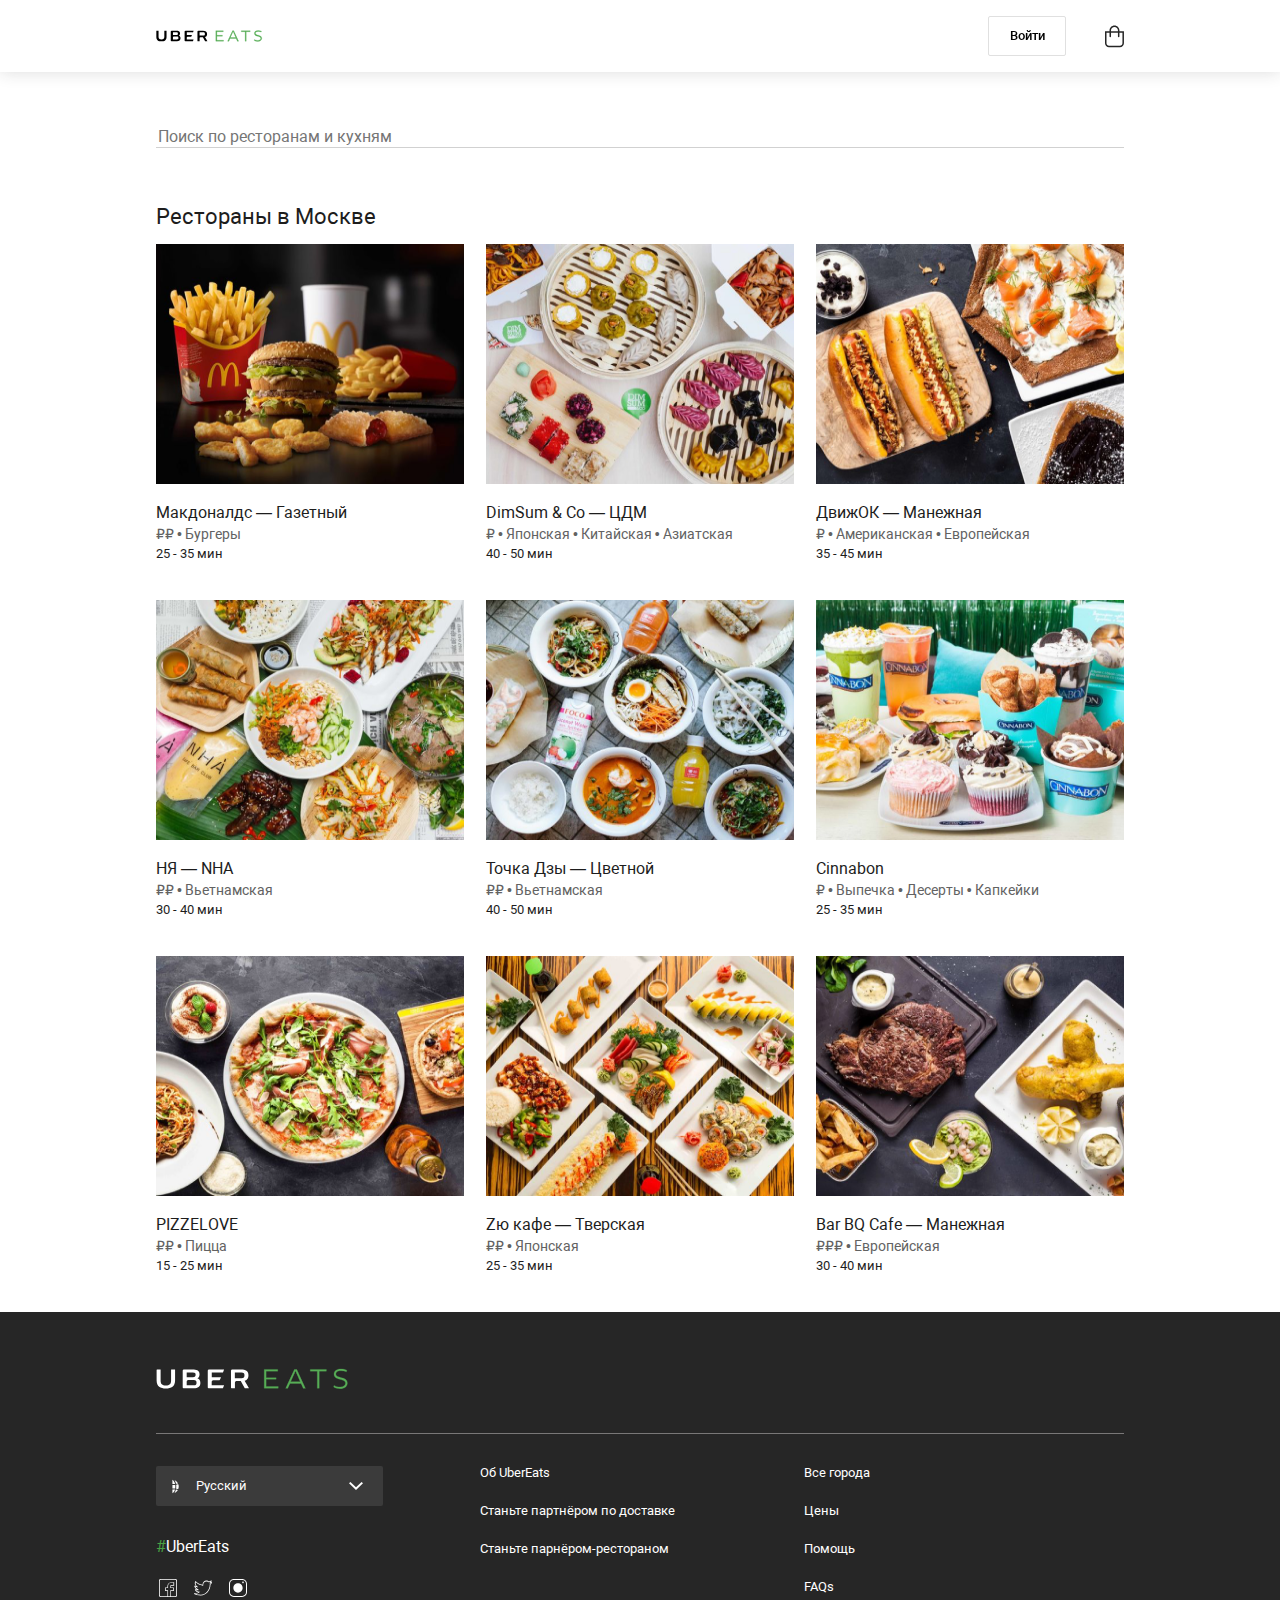
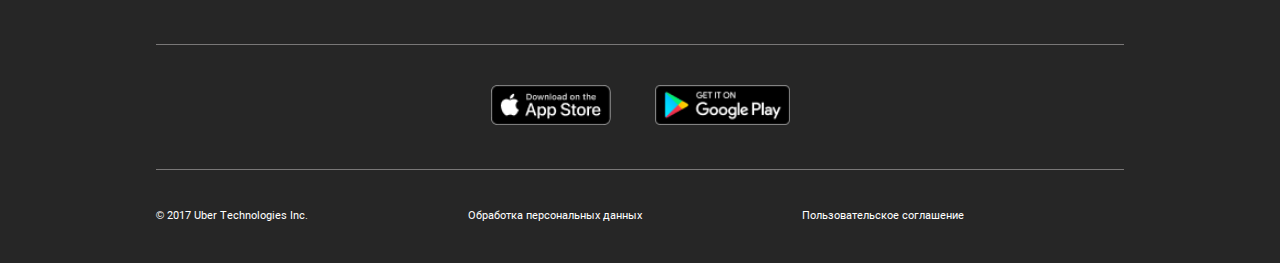
<file: index.html>
<!DOCTYPE html>
<html lang="ru">
    <head>
        <meta charset="UTF-8">
        <meta http-equiv="X-UA-Compatible" content="IE=edge">
        <meta name="viewport" content="width=device-width, initial-scale=1.0">
        <title>Uber Eats</title>
        <link rel="stylesheet" href="styles/normalize.css">
        <link rel="stylesheet" href="styles/index.css">
        <link rel="stylesheet" href="styles/media.css">
    </head>
    <body>
        <header class="header">
            <div class="container header_container">
                <img src="image/svg/logo.svg" alt="UBEREATS" class="header_logo">
                <div class="header_block">
                    <button class="header_button">Войти</button>
                    <img src="image/svg/basket.svg" alt="*" class="header_im">
                </div>
            </div>
        </header>
        <main id="up">
            <section class="product">
                <div class="container">
                    <form class="product_form">
                        <label class="form_label">
                            <input type="text" class="form_input" placeholder="Поиск по ресторанам и кухням">
                            <div class="form_line"></div>
                        </label>
                    </form>
                    <h2 class="product_heading">Рестораны в Москве</h2>
                    <div class="restaurants_block">
                        <div class="restaurant">
                            <img src="image/mac.png" alt="mac" class="restaurant_im">
                            <a href="index2.html"><h3 class="restaurant_heading">Макдоналдс — Газетный</h3></a>
                            <p class="restaurant_assortment">₽₽ • Бургеры</p>
                            <p class="restaurant_time">25 - 35 мин</p>
                        </div>
                        <div class="restaurant">
                            <img src="image/dimsum.png" alt="dimsum" class="restaurant_im">
                            <a href="index2.html"><h3 class="restaurant_heading">DimSum & Co — ЦДМ</h3></a>
                            <p class="restaurant_assortment">₽ • Японская • Китайская • Азиатская</p>
                            <p class="restaurant_time">40 - 50 мин</p>
                        </div>
                        <div class="restaurant">
                            <img src="image/dvijok.png" alt="dvijok" class="restaurant_im">
                            <a href="index2.html"><h3 class="restaurant_heading">ДвижОК — Манежная</h3></a>
                            <p class="restaurant_assortment">₽ • Американская • Европейская</p>
                            <p class="restaurant_time">35 - 45 мин</p>
                        </div>
                        <div class="restaurant">
                            <img src="image/NY.png" alt="NY" class="restaurant_im">
                            <a href="index2.html"><h3 class="restaurant_heading">НЯ — NHA</h3></a>
                            <p class="restaurant_assortment">₽₽ • Вьетнамская</p>
                            <p class="restaurant_time">30 - 40 мин</p>
                        </div>
                        <div class="restaurant">
                            <img src="image/dzi.png" alt="dzi" class="restaurant_im">
                            <a href="index2.html"><h3 class="restaurant_heading">Точка Дзы — Цветной</h3></a>
                            <p class="restaurant_assortment">₽₽ • Вьетнамская</p>
                            <p class="restaurant_time">40 - 50 мин</p>
                        </div>
                        <div class="restaurant">
                            <img src="image/cinabon.png" alt="cinabon" class="restaurant_im">
                            <a href="index2.html"><h3 class="restaurant_heading">Cinnabon</h3></a>
                            <p class="restaurant_assortment">₽ • Выпечка • Десерты • Капкейки</p>
                            <p class="restaurant_time">25 - 35 мин</p>
                        </div>
                        <div class="restaurant">
                            <img src="image/pizzel.png" alt="pizzel" class="restaurant_im">
                            <a href="index2.html"><h3 class="restaurant_heading">PIZZELOVE</h3></a>
                            <p class="restaurant_assortment">₽₽ • Пицца</p>
                            <p class="restaurant_time">15 - 25 мин</p>
                        </div>
                        <div class="restaurant">
                            <img src="image/zu.png" alt="zu" class="restaurant_im">
                            <a href="index2.html"><h3 class="restaurant_heading">Zю кафе — Тверская</h3></a>
                            <p class="restaurant_assortment">₽₽ • Японская</p>
                            <p class="restaurant_time">25 - 35 мин</p>
                        </div>
                        <div class="restaurant">
                            <img src="image/barbq.png" alt="barbq" class="restaurant_im">
                            <a href="index2.html"><h3 class="restaurant_heading">Bar BQ Cafe — Манежная</h3></a>
                            <p class="restaurant_assortment">₽₽₽ • Европейская</p>
                            <p class="restaurant_time">30 - 40 мин</p>
                        </div>
                    </div>
                </div>
            </section>
        </main>
        <footer class="footer">
            <div class="container">
                <img src="image/svg/logow.svg" alt="UBEREATS" class="logow">
                <div class="footer_line"></div>
                <div class="footer_nav">
                    <div class="footer_nav_1">
                        <button class="footer_button">
                            <div class="button_text">
                                <img src="image/svg/share.svg" alt="*" class="button_text_im">
                                <p class="button_text_t">Русский</p>
                            </div>
                            <img src="image/svg/shape.svg" alt="*" class="button_im">
                        </button>
                        <div class="footer_hash">
                            <p class="footer_nav_hash">#</p>
                            <p class="footer_nav_hash_text">UberEats</p>
                        </div>
                        <div class="footer_social">
                            <a href=""><img src="image/svg/facebook.svg" alt="f" class="footer_social_im"></a>
                            <a href=""><img src="image/svg/twitter.svg" alt="t" class="footer_social_im"></a>
                            <a href=""><img src="image/svg/instagram.svg" alt="i" class="footer_social_im"></a>
                        </div>
                    </div>
                    <div class="footer_nav_2">
                        <a href="" class="footer_nav_text">Об UberEats</a>
                        <a href="" class="footer_nav_text">Станьте партнёром по доставке</a>
                        <a href="" class="footer_nav_text">Станьте парнёром-рестораном</a>
                    </div>
                    <div class="footer_nav_3">
                        <a href="" class="footer_nav_text">Все города</a>
                        <a href="" class="footer_nav_text">Цены</a>
                        <a href="" class="footer_nav_text">Помощь</a>
                        <a href="" class="footer_nav_text">FAQs</a>
                    </div>
                </div>
                <div class="footer_line"></div>
                <div class="footer_app">
                    <a href=""><img src="image/appstore.png" alt="appstore" class="footer_app_im_1"></a>
                    <a href=""><img src="image/googleplay.png" alt="googleplay" class="footer_app_im_2"></a>
                </div>
                <div class="footer_line"></div>
                <div class="footer_down">
                    <p class="footer_down_text">© 2017 Uber Technologies Inc.</p>
                    <p class="footer_down_text">Обработка персональных данных</p>
                    <p class="footer_down_text">Пользовательское соглашение</p>
                </div>
            </div>
        </footer>
        <!-- <div class="arrow_up">
            <a href="#up">
                <div class="arrow_block">
                    <img src="image/svg/arrow.svg" alt="^" class="arrow">
                </div>
            </a>
        </div> -->
    </body>
</html>
</file>
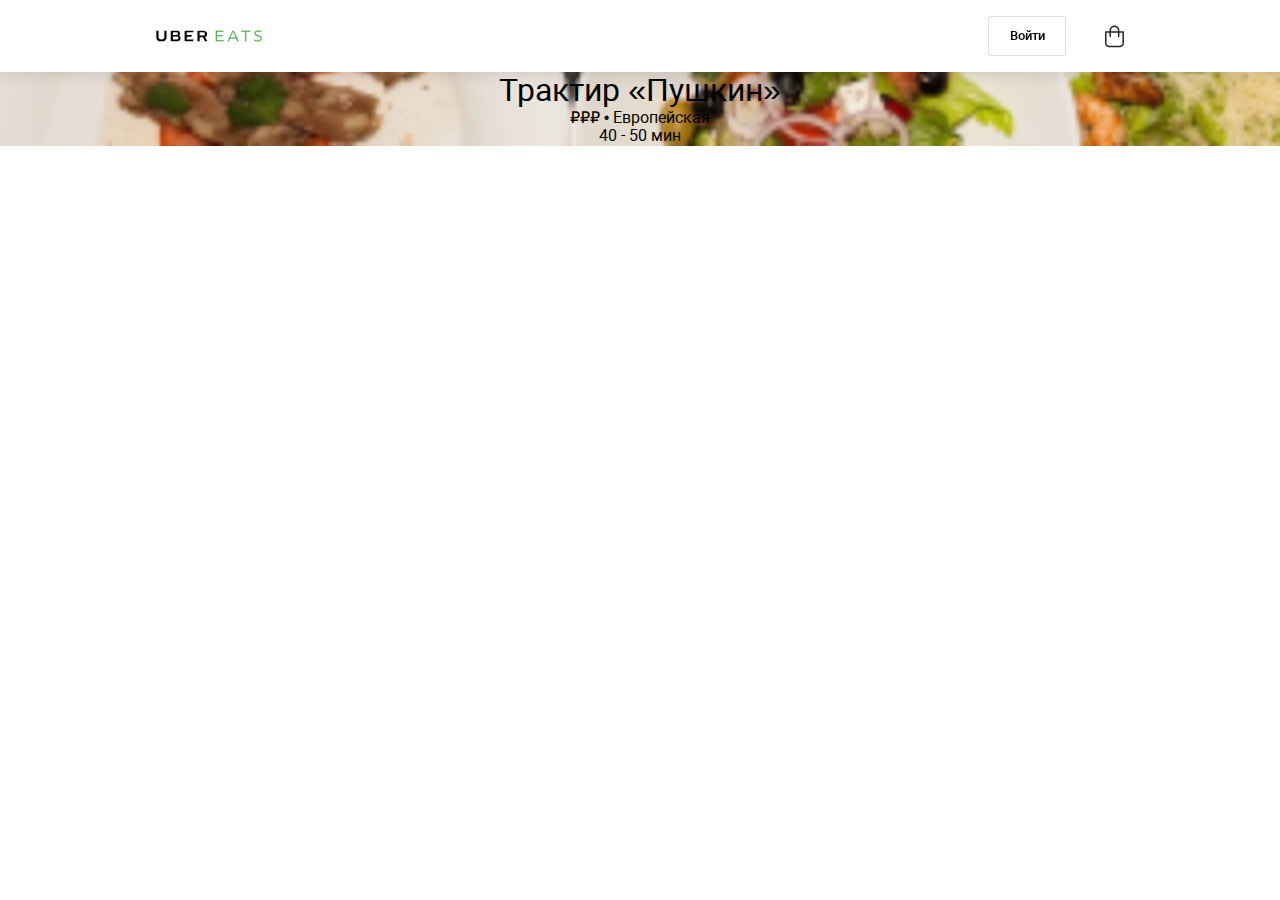
<file: index2.html>
<!DOCTYPE html>
<html lang="ru">
    <head>
        <meta charset="UTF-8">
        <meta http-equiv="X-UA-Compatible" content="IE=edge">
        <meta name="viewport" content="width=device-width, initial-scale=1.0">
        <title>Uber Eats</title>
        <link rel="stylesheet" href="styles/normalize.css">
        <link rel="stylesheet" href="styles/index.css">
        <link rel="stylesheet" href="styles/media.css">
    </head>
    <body>
        <header class="header">
            <div class="container header_container">
                <img src="image/svg/logo.svg" alt="UBEREATS" class="header_logo">
                <div class="header_block">
                    <button class="header_button">Войти</button>
                    <img src="image/svg/basket.svg" alt="*" class="header_im">
                </div>
            </div>
        </header>
        <main>
            <section class="banner">
                <div class="container">
                    <div class="banner_header">
                        <h1 class="banner_heading">Трактир «Пушкин»</h1>
                        <p class="banner_assortment">₽₽₽ • Европейская</p>
                        <p class="banner_timer">40 - 50 мин</p>
                    </div>
                </div>
            </section>
        </main>
    </body>
</html>
</file>
<file: styles/index.css>
@font-face {
    font-family: 'Roboto';
    src: local('Roboto'), local('Roboto-Regular'), url('../fonts/Roboto.woff2') format('woff2'), url('../fonts/Roboto.woff') format('woff'), url('../fonts/Roboto.ttf') format('truetype');
    font-weight: 400;
    font-style: normal;
}
@font-face {
    font-family: 'Roboto';
    src: local('Roboto Medium'), local('Roboto-Medium'), url('../fonts/Robotomedium.woff2') format('woff2'), url('../fonts/Robotomedium.woff') format('woff'), url('../fonts/Robotomedium.ttf') format('truetype');
    font-weight: 500;
    font-style: normal;
}
html {
    box-sizing: border-box;
}
*, *::after, *::before {
    box-sizing: inherit;
}
body {
    min-width: 320px;
    font-family: 'Roboto', sans-serif;
    font-size: 16px;
    font-weight: 400;
}
button {
    padding: 0;
    cursor: pointer;
    background-color: transparent;
    border: none;
}
a {
    text-decoration: none;
    color: inherit;
}
ul {
    padding: 0;
    list-style: none;
    margin: 0;
}
h1, h2, h3, p {
    font-weight: 400;
    margin: 0;
}
.container {
    max-width: 1130px;
    margin: 0 auto;
    padding: 0 4px 0 8px;
}

/* header start */

.header {
    position: fixed;
    width: 100%;
    background: #FFFFFF;
    box-shadow: 0px 0px 16px rgba(38, 38, 38, 0.16);
}
.header_container {
    display: flex;
    flex-wrap: wrap;
    justify-content: space-between;
}
.header_block {
    display: flex;
}
.header_im {
    display: none;
}
.header_button {
    width: 78px;
    height: 40px;
    border: 1px solid #E0E0E0;
    border-radius: 2px;
    font-weight: 500;
    font-size: 13px;
    margin: 16px 12px 16px 0;
}

/* header end */

/* product start */

.product {
    padding-top: 127px;
}
.form_input {
    width: 100%;
    border: none;
}
.form_line {
    height: 1px;
    background-color: #d1d1d1;
}
.product_form {
    padding-bottom: 56px;
}
.product_heading {
    font-size: 22px;
    color: #1D1D1D;
    padding-bottom: 14px;
}

/* restaurants start */

.restaurants_block {
    display: flex;
    flex-wrap: wrap;
    justify-content: space-between;
}
.restaurant {
    margin: 0 auto;
    height: 356px;
}
.restaurant_im {
    width: 308px;
    height: 246px;
    padding-bottom: 16px;
}
.restaurant_heading {
    padding-bottom: 4px;
    font-size: 16px;
    color: #1D1D1D;
}
.restaurant_assortment {
    padding-bottom: 4px;
    font-size: 14px;
    color: #626262;
}
.restaurant_time {
    font-size: 13px;
    color: #1D1D1D;
}

/* restaurants end */

/* product end */

/* footer start */

.footer {
    background-color: #262626;
    padding-top: 56px;
}
.footer_line {
    height: 1px;
    background-color: #797777;
}
.logow {
    padding-bottom: 40px;
}
.footer_nav {
    color: #FFFFFF;
}
.footer_nav_1 {
    width: 173px;
    margin: 32px 0 39px;
}
.footer_button {
    display: flex;
    justify-content: space-between;
    background-color: #3B3B3B;
    border-radius: 2px;
    width: 100%;
    height: 40px;
    padding: 12px 16px 12px;
    margin-bottom: 32px;
}
.button_text_im {
    padding-right: 17px;
}
.button_text {
    display: flex;
    font-size: 13px;
    color: #FFFFFF;
    margin: auto 0;
}
.button_im {
    padding: 4px;
}
.footer_hash {
    display: flex;
    margin-bottom: 20px;
}
.footer_nav_hash {
    color: #49A144;
}
.footer_social_im {
    margin-right: 7px;
}
.footer_nav_2 {
    display: flex;
    flex-direction: column;
    gap: 23px;
    margin-bottom: 23px;
}
.footer_nav_3 {
    display: flex;
    flex-direction: column;
    gap: 23px;
    margin-bottom: 40px;
}
.footer_app {
    text-align: center;
    margin: 24px 0;
}
.footer_app_im_1 {
    margin-right: 24px;
}
.footer_down {
    display: flex;
    flex-direction: column;
    gap: 24px;
    padding: 40px 0;
}
.footer_down_text {
    font-size: 11px;
    color: #FFFFFF;
}
.footer_nav_text {
    font-size: 13px;
}

/* footer end */

/* arrow start */

.arrow_up {
    position: fixed;
    padding: 0 16px 24px 0;
    margin-top: 70%;
}
.arrow_block {
    background-color: #59BD5A;
    width: 64px;
    height: 64px;
    border-radius: 2px;
    padding: 19px 24px;
}

/* arrow end */

/* banner start */

.banner {
    width: 100%;
    padding-top: 72px;
    text-align: center;
    background: url("../image/banner_m.png") bottom/320px no-repeat;
    background-size: 100%;
}

/* banner end */
</file>
<file: styles/media.css>
@media (min-width: 645px) {
    .restaurant {
        margin: 0;
    }
}
@media (min-width: 783px) {
    .header_im {
        padding-left: 27px;
        display: initial;
    }
    .container {
        padding: 0 8px;
    }
    .restaurant_im {
        width: 368px;
        height: 256px;
    }
    .footer_nav {
        display: flex;
        gap: 60px;
    }
    .footer_nav_1 {
        width: 176px;
        margin-right: 20px;
    }
    .footer_nav_2,.footer_nav_3 {
        margin: 32px 0 48px;
    }
    .footer_app {
        margin: 40px 0;
    }
    .footer_app_im_1 {
        width: 120px;
        height: 40px;
        margin-right: 40px;
    }
    .footer_app_im_2 {
        width: 135px;
        height: 40px;
    }
    .footer_down {
        flex-direction: row;
        gap: 100px;
    }
}
@media (min-width: 1124px) {
    .container {
        padding: 0 81px;
    }
    .restaurant_im {
        width: 308px;
    }
    .footer_nav {
        gap: 97px;
    }
    .footer_nav_1,.footer_nav_2,.footer_nav_3 {
        width: 227px;
        margin-right: 0px;
    }
    .footer_down {
        gap: 160px;
    }
}
</file>
